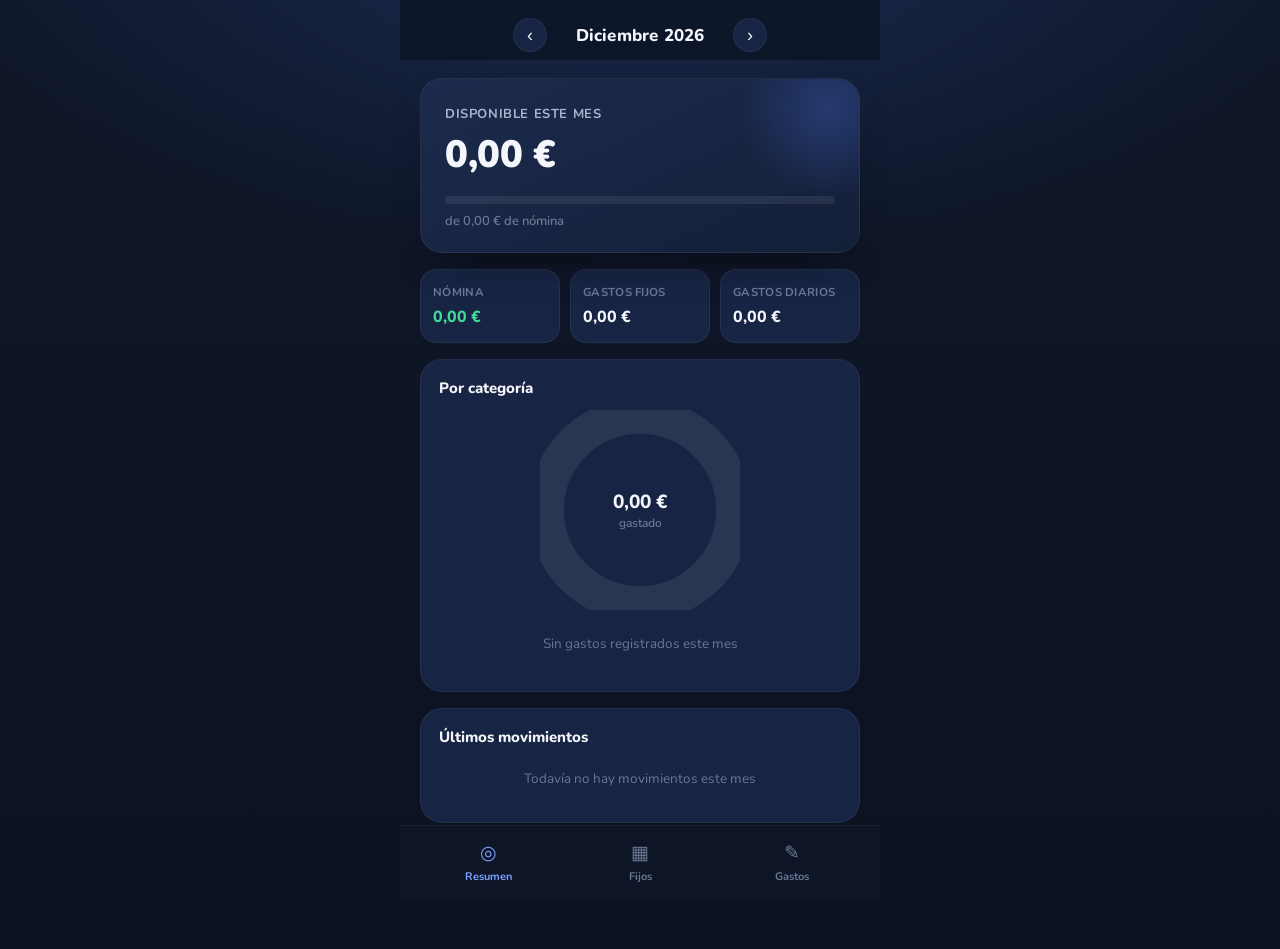
<file: index.html>
<!DOCTYPE html>
<html lang="es">
<head>
<meta charset="UTF-8">
<meta name="viewport" content="width=device-width, initial-scale=1.0, viewport-fit=cover">
<meta name="theme-color" content="#0f1729">
<title>MisGastos</title>
<link rel="manifest" href="manifest.json">
<link rel="apple-touch-icon" href="icons/icon-192.png">
<link rel="icon" href="icons/icon-192.png">
<link rel="preconnect" href="https://fonts.googleapis.com">
<link rel="preconnect" href="https://fonts.gstatic.com" crossorigin>
<link href="https://fonts.googleapis.com/css2?family=Nunito:wght@400;600;700;800;900&display=swap" rel="stylesheet">
<link rel="stylesheet" href="styles.css">
</head>
<body>

<div class="app">

  <!-- HEADER -->
  <header class="topbar">
    <div class="month-switch">
      <button id="prevMonth" class="icon-btn" aria-label="Mes anterior">‹</button>
      <div class="month-label" id="monthLabel">Agosto 2026</div>
      <button id="nextMonth" class="icon-btn" aria-label="Mes siguiente">›</button>
    </div>
  </header>

  <main id="views">

    <!-- RESUMEN -->
    <section class="view" id="view-resumen">

      <div class="balance-card">
        <div class="balance-eyebrow">Disponible este mes</div>
        <div class="balance-amount" id="balanceAmount">0,00 €</div>
        <div class="balance-bar">
          <div class="balance-bar-fill" id="balanceBarFill"></div>
        </div>
        <div class="balance-sub" id="balanceSub">de 0,00 € de nómina</div>
      </div>

      <div class="stat-row">
        <div class="stat-card">
          <div class="stat-label">Nómina</div>
          <div class="stat-value income" id="statNomina">0,00 €</div>
        </div>
        <div class="stat-card">
          <div class="stat-label">Gastos fijos</div>
          <div class="stat-value expense" id="statFijos">0,00 €</div>
        </div>
        <div class="stat-card">
          <div class="stat-label">Gastos diarios</div>
          <div class="stat-value expense" id="statDiarios">0,00 €</div>
        </div>
      </div>

      <div class="panel">
        <div class="panel-header">
          <h2>Por categoría</h2>
        </div>
        <div class="donut-wrap">
          <canvas id="donutChart" width="200" height="200"></canvas>
          <div class="donut-center">
            <div class="donut-center-value" id="donutTotal">0,00 €</div>
            <div class="donut-center-label">gastado</div>
          </div>
        </div>
        <div class="legend" id="categoryLegend"></div>
      </div>

      <div class="panel">
        <div class="panel-header">
          <h2>Últimos movimientos</h2>
        </div>
        <div id="recentList" class="movement-list"></div>
      </div>

    </section>

    <!-- FIJOS -->
    <section class="view hidden" id="view-fijos">
      <div class="panel">
        <div class="panel-header">
          <h2>Nómina del mes</h2>
        </div>
        <div class="nomina-row">
          <input type="number" id="nominaInput" inputmode="decimal" placeholder="0,00" step="0.01">
          <span class="currency-suffix">€</span>
        </div>
      </div>

      <div class="panel">
        <div class="panel-header">
          <h2>Gastos fijos</h2>
          <span class="panel-total" id="fijosTotalLabel">0,00 €</span>
        </div>
        <div id="fixedList" class="item-list"></div>
        <div class="empty-state hidden" id="fixedEmpty">
          Todavía no tienes gastos fijos este mes. Añade el alquiler, la luz, el gimnasio o cualquier gasto recurrente.
        </div>
      </div>

      <button class="fab" id="addFixedBtn" aria-label="Añadir gasto fijo">+</button>
    </section>

    <!-- GASTOS -->
    <section class="view hidden" id="view-gastos">
      <div class="panel">
        <div class="panel-header">
          <h2>Gastos del día a día</h2>
          <span class="panel-total" id="gastosTotalLabel">0,00 €</span>
        </div>
        <div id="dailyList" class="item-list grouped"></div>
        <div class="empty-state hidden" id="dailyEmpty">
          Todavía no has apuntado ningún gasto este mes. Pulsa el botón + para añadir el primero.
        </div>
      </div>

      <button class="fab" id="addDailyBtn" aria-label="Añadir gasto">+</button>
    </section>

  </main>

  <nav class="tabbar">
    <button class="tab active" data-view="resumen">
      <span class="tab-icon">◎</span>
      <span class="tab-text">Resumen</span>
    </button>
    <button class="tab" data-view="fijos">
      <span class="tab-icon">▦</span>
      <span class="tab-text">Fijos</span>
    </button>
    <button class="tab" data-view="gastos">
      <span class="tab-icon">✎</span>
      <span class="tab-text">Gastos</span>
    </button>
  </nav>

</div>

<!-- MODAL: Añadir/editar gasto -->
<div class="modal-backdrop hidden" id="modalBackdrop">
  <div class="modal">
    <div class="modal-header">
      <h3 id="modalTitle">Nuevo gasto</h3>
      <button class="icon-btn" id="modalClose" aria-label="Cerrar">✕</button>
    </div>
    <div class="modal-body">
      <label class="field-label">Concepto</label>
      <input type="text" id="modalName" placeholder="Ej. Supermercado">

      <label class="field-label">Importe</label>
      <div class="nomina-row">
        <input type="number" id="modalAmount" inputmode="decimal" placeholder="0,00" step="0.01">
        <span class="currency-suffix">€</span>
      </div>

      <label class="field-label">Categoría</label>
      <div class="category-grid" id="categoryGrid"></div>

      <div id="modalDateWrap">
        <label class="field-label">Fecha</label>
        <input type="date" id="modalDate">
      </div>
    </div>
    <div class="modal-footer">
      <button class="btn-secondary hidden" id="modalDelete">Eliminar</button>
      <button class="btn-primary" id="modalSave">Guardar</button>
    </div>
  </div>
</div>

<script src="app.js"></script>
</body>
</html>
</file>
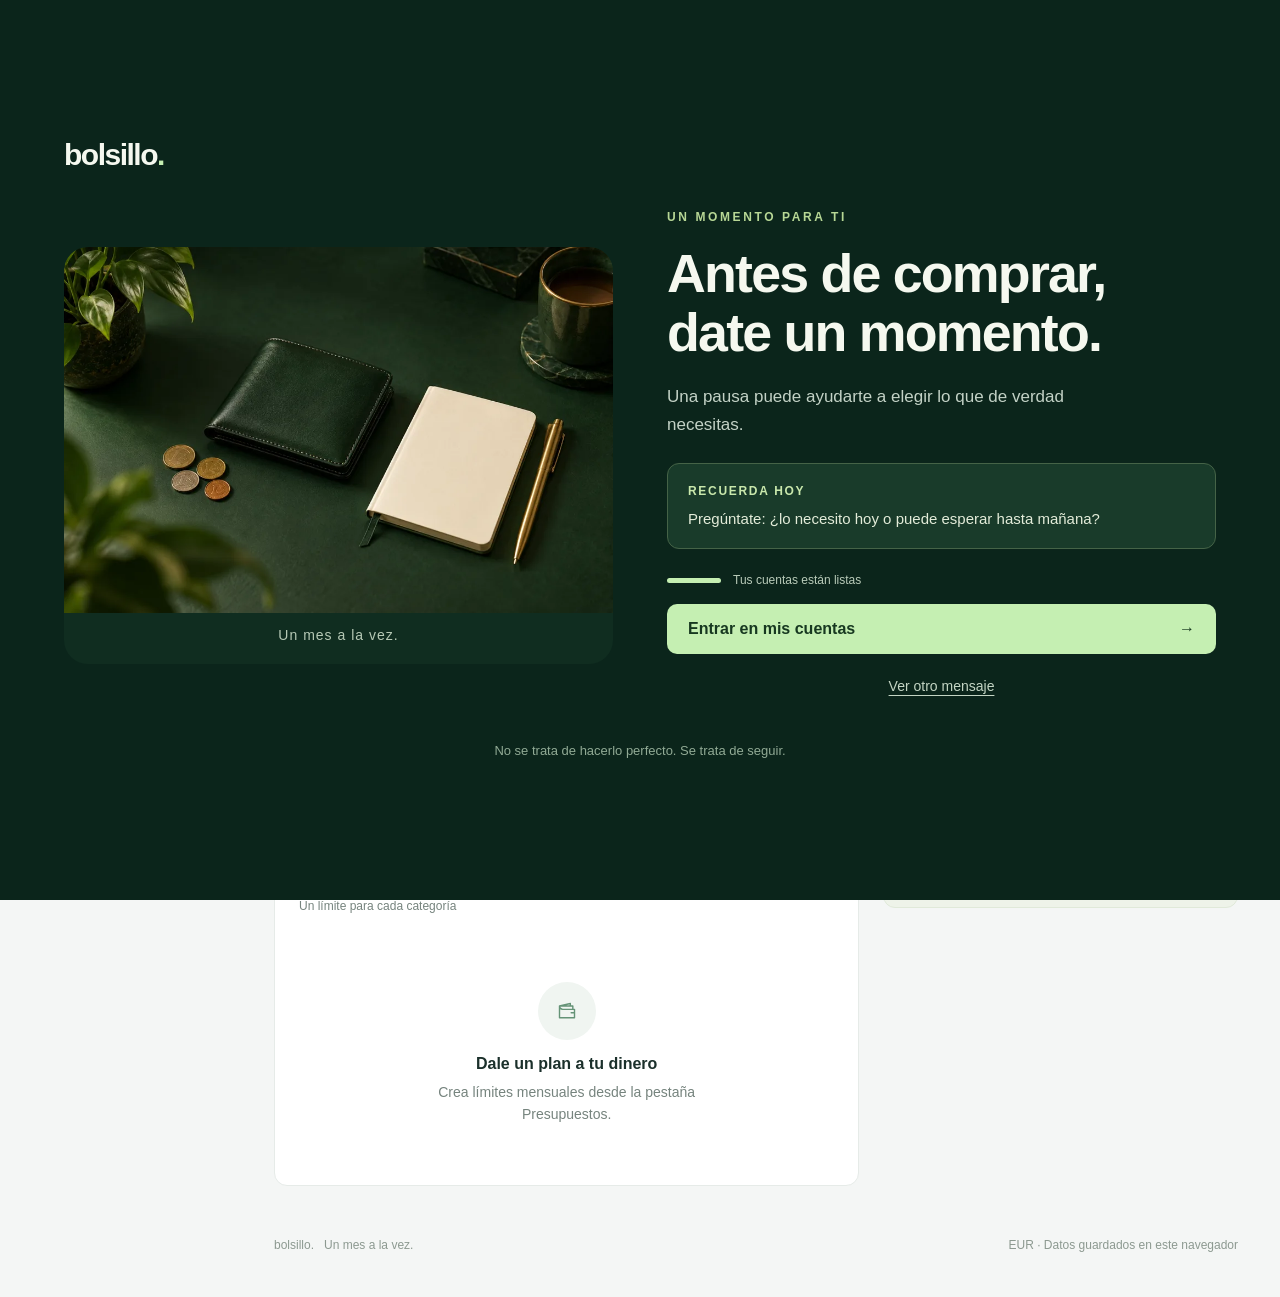
<file: bolsillo/index.html>
<!doctype html><html lang="es"><head><meta charset="UTF-8"><meta name="viewport" content="width=device-width, initial-scale=1"><meta name="theme-color" content="#112c26"><meta name="description" content="Tu control financiero mensual: saldo, gastos y presupuestos."><link rel="manifest" href="./manifest.webmanifest"><link rel="icon" href="./icon.svg"><link rel="apple-touch-icon" href="./icon-192.png"><link rel="stylesheet" href="./styles.css"><title>Bolsillo · Finanzas personales</title></head><body class="welcome-open"><section id="welcome" class="welcome" aria-labelledby="welcome-title"><div class="welcome-inner"><div class="welcome-brand">bolsillo<span>.</span></div><div class="welcome-grid"><div class="welcome-art"><img id="welcome-image" src="./welcome.webp" width="1000" height="667" alt="Un pequeño tarro de ahorro con monedas y un brote verde" fetchpriority="high"><span class="welcome-art-caption">Un mes a la vez.</span></div><div class="welcome-copy"><span class="welcome-eyebrow">UN MOMENTO PARA TI</span><h1 id="welcome-title">Cada pequeño ahorro cuenta.</h1><p id="welcome-message">No necesitas empezar a lo grande. Un poco de constancia también construye tranquilidad.</p><div class="welcome-reminder"><span>RECUERDA HOY</span><p id="welcome-tip">Revisa tu presupuesto antes de gastar y deja un espacio para tu ahorro.</p></div><div class="welcome-load" role="status"><progress id="welcome-progress" aria-label="Cargando la aplicación"></progress><span id="welcome-status">Preparando tus cuentas…</span></div><button id="welcome-enter" class="welcome-enter" disabled>Entrar en mis cuentas <span aria-hidden="true">→</span></button><button id="welcome-next" class="welcome-next">Ver otro mensaje</button></div></div><p class="welcome-foot">No se trata de hacerlo perfecto. Se trata de seguir.</p></div></section><noscript>Activa JavaScript para utilizar Bolsillo.</noscript><div id="app" inert></div><div id="toast" role="status" aria-live="polite"></div><dialog id="modal"></dialog><script src="./welcome.js" defer></script><script type="module" src="./app.js"></script></body></html>
</file>
<file: styles.css>
:root{
  --bg-0:#0b1220;
  --bg-1:#0f1729;
  --bg-2:#141f38;
  --card:#182444;
  --card-2:#1c2b4d;
  --border:rgba(255,255,255,0.06);
  --text-0:#f4f6fb;
  --text-1:#aab4cc;
  --text-2:#6b7794;
  --accent:#4f7cff;
  --accent-2:#7aa2ff;
  --green:#3ddc97;
  --red:#ff6b6b;
  --amber:#ffb454;
  --purple:#b58cff;
  --radius-lg:22px;
  --radius-md:16px;
  --radius-sm:12px;
  --safe-bottom: env(safe-area-inset-bottom, 0px);
}

*{box-sizing:border-box;}
html,body{margin:0;padding:0;}
body{
  font-family:'Nunito',-apple-system,BlinkMacSystemFont,sans-serif;
  background:
    radial-gradient(1200px 600px at 50% -10%, #1c2b52 0%, transparent 60%),
    linear-gradient(180deg, var(--bg-1) 0%, var(--bg-0) 100%);
  color:var(--text-0);
  min-height:100vh;
  -webkit-tap-highlight-color: transparent;
  overscroll-behavior:none;
}

.app{
  max-width:480px;
  margin:0 auto;
  min-height:100vh;
  display:flex;
  flex-direction:column;
  position:relative;
}

/* HEADER */
.topbar{
  padding:18px 20px 8px;
  position:sticky;
  top:0;
  z-index:10;
  backdrop-filter:blur(14px);
  background:rgba(11,18,32,0.72);
}
.month-switch{
  display:flex;
  align-items:center;
  justify-content:center;
  gap:18px;
}
.month-label{
  font-weight:800;
  font-size:17px;
  letter-spacing:0.2px;
  min-width:150px;
  text-align:center;
  text-transform:capitalize;
}
.icon-btn{
  background:var(--card);
  border:1px solid var(--border);
  color:var(--text-0);
  width:34px;
  height:34px;
  border-radius:50%;
  font-size:18px;
  display:flex;
  align-items:center;
  justify-content:center;
  cursor:pointer;
}
.icon-btn:active{transform:scale(0.92);}

/* MAIN */
main{
  flex:1;
  padding:8px 20px 110px;
}
.view.hidden{display:none;}

/* BALANCE CARD */
.balance-card{
  background:
    linear-gradient(155deg, var(--card-2) 0%, var(--bg-2) 100%);
  border:1px solid var(--border);
  border-radius:var(--radius-lg);
  padding:26px 24px 22px;
  margin:10px 0 16px;
  box-shadow:0 20px 40px -20px rgba(0,0,0,0.6);
  position:relative;
  overflow:hidden;
}
.balance-card::after{
  content:"";
  position:absolute;
  top:-60px; right:-60px;
  width:180px; height:180px;
  border-radius:50%;
  background:radial-gradient(circle, rgba(79,124,255,0.25), transparent 70%);
}
.balance-eyebrow{
  font-size:13px;
  color:var(--text-1);
  font-weight:700;
  text-transform:uppercase;
  letter-spacing:0.6px;
}
.balance-amount{
  font-size:38px;
  font-weight:900;
  margin-top:6px;
  letter-spacing:-0.5px;
}
.balance-bar{
  height:8px;
  background:rgba(255,255,255,0.08);
  border-radius:6px;
  margin-top:16px;
  overflow:hidden;
}
.balance-bar-fill{
  height:100%;
  border-radius:6px;
  background:linear-gradient(90deg, var(--green), var(--accent-2));
  width:0%;
  transition:width 0.4s ease;
}
.balance-sub{
  margin-top:8px;
  font-size:13px;
  color:var(--text-2);
  font-weight:600;
}

/* STAT ROW */
.stat-row{
  display:grid;
  grid-template-columns:1fr 1fr 1fr;
  gap:10px;
  margin-bottom:16px;
}
.stat-card{
  background:var(--card);
  border:1px solid var(--border);
  border-radius:var(--radius-md);
  padding:14px 12px;
}
.stat-label{
  font-size:11.5px;
  color:var(--text-2);
  font-weight:700;
  text-transform:uppercase;
  letter-spacing:0.3px;
}
.stat-value{
  font-size:16px;
  font-weight:800;
  margin-top:6px;
}
.stat-value.income{color:var(--green);}
.stat-value.expense{color:var(--text-0);}

/* PANEL */
.panel{
  background:var(--card);
  border:1px solid var(--border);
  border-radius:var(--radius-lg);
  padding:18px 18px 8px;
  margin-bottom:16px;
}
.panel-header{
  display:flex;
  align-items:center;
  justify-content:space-between;
  margin-bottom:12px;
}
.panel-header h2{
  font-size:15px;
  font-weight:800;
  margin:0;
}
.panel-total{
  font-weight:800;
  color:var(--accent-2);
  font-size:14px;
}

/* DONUT */
.donut-wrap{
  position:relative;
  width:200px;
  height:200px;
  margin:6px auto 14px;
}
.donut-center{
  position:absolute;
  top:0;left:0;right:0;bottom:0;
  display:flex;
  flex-direction:column;
  align-items:center;
  justify-content:center;
}
.donut-center-value{font-size:19px;font-weight:800;}
.donut-center-label{font-size:12px;color:var(--text-2);font-weight:600;}

.legend{
  display:flex;
  flex-direction:column;
  gap:10px;
  padding-bottom:14px;
}
.legend-item{
  display:flex;
  align-items:center;
  gap:10px;
  font-size:13.5px;
}
.legend-dot{
  width:10px;height:10px;border-radius:50%;flex-shrink:0;
}
.legend-name{flex:1;color:var(--text-1);font-weight:600;}
.legend-amount{font-weight:800;}
.legend-empty{
  color:var(--text-2);
  font-size:13.5px;
  text-align:center;
  padding:10px 0 16px;
}

/* MOVEMENT LIST (resumen) */
.movement-list{padding-bottom:10px;}
.movement-item{
  display:flex;
  align-items:center;
  gap:12px;
  padding:10px 0;
  border-bottom:1px solid var(--border);
}
.movement-item:last-child{border-bottom:none;}
.movement-icon{
  width:38px;height:38px;
  border-radius:12px;
  display:flex;align-items:center;justify-content:center;
  font-size:16px;
  flex-shrink:0;
}
.movement-info{flex:1;min-width:0;}
.movement-name{font-weight:700;font-size:14px;}
.movement-date{font-size:12px;color:var(--text-2);margin-top:1px;}
.movement-amount{font-weight:800;font-size:14px;color:var(--red);white-space:nowrap;}

/* NOMINA INPUT */
.nomina-row{
  display:flex;
  align-items:center;
  background:var(--bg-1);
  border:1px solid var(--border);
  border-radius:var(--radius-sm);
  padding:2px 16px;
  margin-bottom:14px;
}
.nomina-row input{
  flex:1;
  background:transparent;
  border:none;
  outline:none;
  color:var(--text-0);
  font-size:20px;
  font-weight:800;
  font-family:'Nunito',sans-serif;
  padding:12px 0;
  min-width:0;
}
.currency-suffix{color:var(--text-2);font-weight:700;}

/* ITEM LISTS (fijos / gastos) */
.item-list{padding-bottom:6px;}
.item-row{
  display:flex;
  align-items:center;
  gap:12px;
  padding:12px 0;
  border-bottom:1px solid var(--border);
  cursor:pointer;
}
.item-row:last-child{border-bottom:none;}
.item-icon{
  width:40px;height:40px;
  border-radius:12px;
  display:flex;align-items:center;justify-content:center;
  font-size:17px;
  flex-shrink:0;
}
.item-info{flex:1;min-width:0;}
.item-name{font-weight:700;font-size:14.5px;}
.item-sub{font-size:12px;color:var(--text-2);margin-top:1px;}
.item-amount{font-weight:800;font-size:15px;}

.day-group-label{
  font-size:11.5px;
  font-weight:800;
  color:var(--text-2);
  text-transform:uppercase;
  letter-spacing:0.4px;
  margin:14px 0 4px;
}
.day-group-label:first-child{margin-top:2px;}

.empty-state{
  color:var(--text-2);
  font-size:13.5px;
  line-height:1.5;
  text-align:center;
  padding:20px 10px 22px;
}
.empty-state.hidden{display:none;}

/* FAB */
.fab{
  position:fixed;
  bottom:calc(96px + var(--safe-bottom));
  right:24px;
  width:56px;height:56px;
  border-radius:50%;
  background:linear-gradient(155deg, var(--accent-2), var(--accent));
  border:none;
  color:white;
  font-size:28px;
  font-weight:700;
  box-shadow:0 12px 24px -8px rgba(79,124,255,0.6);
  display:flex;align-items:center;justify-content:center;
  cursor:pointer;
  z-index:20;
  max-width:480px;
}
.fab:active{transform:scale(0.94);}

/* TAB BAR */
.tabbar{
  position:fixed;
  bottom:0;
  left:0;right:0;
  max-width:480px;
  margin:0 auto;
  display:flex;
  background:rgba(15,23,41,0.9);
  backdrop-filter:blur(16px);
  border-top:1px solid var(--border);
  padding:8px 12px calc(10px + var(--safe-bottom));
  z-index:15;
}
.tab{
  flex:1;
  background:none;
  border:none;
  color:var(--text-2);
  display:flex;
  flex-direction:column;
  align-items:center;
  gap:3px;
  padding:6px 0;
  cursor:pointer;
  font-family:'Nunito',sans-serif;
}
.tab-icon{font-size:19px;}
.tab-text{font-size:11px;font-weight:700;}
.tab.active{color:var(--accent-2);}

/* MODAL */
.modal-backdrop{
  position:fixed;
  inset:0;
  background:rgba(5,8,16,0.65);
  backdrop-filter:blur(4px);
  display:flex;
  align-items:flex-end;
  justify-content:center;
  z-index:30;
}
.modal-backdrop.hidden{display:none;}
.modal{
  background:var(--bg-2);
  border:1px solid var(--border);
  border-radius:24px 24px 0 0;
  width:100%;
  max-width:480px;
  padding:8px 22px calc(22px + var(--safe-bottom));
  max-height:88vh;
  overflow-y:auto;
  animation:slideUp 0.22s ease;
}
@keyframes slideUp{
  from{transform:translateY(24px); opacity:0;}
  to{transform:translateY(0); opacity:1;}
}
.modal-header{
  display:flex;
  align-items:center;
  justify-content:space-between;
  padding:14px 0 6px;
}
.modal-header h3{font-size:17px;font-weight:800;margin:0;}
.modal-body input[type="text"], .modal-body input[type="date"]{
  width:100%;
  background:var(--bg-1);
  border:1px solid var(--border);
  border-radius:var(--radius-sm);
  color:var(--text-0);
  font-family:'Nunito',sans-serif;
  font-size:15px;
  font-weight:600;
  padding:12px 14px;
  margin-bottom:14px;
  outline:none;
}
.field-label{
  display:block;
  font-size:12.5px;
  font-weight:700;
  color:var(--text-2);
  text-transform:uppercase;
  letter-spacing:0.3px;
  margin-bottom:6px;
}
.category-grid{
  display:grid;
  grid-template-columns:repeat(4, 1fr);
  gap:10px;
  margin-bottom:16px;
}
.category-chip{
  display:flex;
  flex-direction:column;
  align-items:center;
  gap:5px;
  padding:10px 4px;
  border-radius:var(--radius-sm);
  border:1.5px solid var(--border);
  background:var(--bg-1);
  cursor:pointer;
}
.category-chip.selected{
  border-color:var(--accent-2);
  background:rgba(79,124,255,0.14);
}
.category-chip .cat-icon{
  width:30px;height:30px;
  border-radius:10px;
  display:flex;align-items:center;justify-content:center;
  font-size:14px;
}
.category-chip .cat-name{font-size:10.5px;font-weight:700;color:var(--text-1);text-align:center;}

.modal-footer{
  display:flex;
  gap:10px;
  margin-top:6px;
}
.btn-primary, .btn-secondary{
  flex:1;
  border:none;
  border-radius:var(--radius-sm);
  padding:14px;
  font-family:'Nunito',sans-serif;
  font-weight:800;
  font-size:14.5px;
  cursor:pointer;
}
.btn-primary{
  background:linear-gradient(155deg, var(--accent-2), var(--accent));
  color:white;
}
.btn-secondary{
  background:rgba(255,107,107,0.12);
  color:var(--red);
}
.btn-secondary.hidden{display:none;}
.btn-primary:active, .btn-secondary:active{transform:scale(0.97);}
</file>
<file: bolsillo/styles.css>
:root{font-family:Inter,ui-sans-serif,-apple-system,BlinkMacSystemFont,"Segoe UI",sans-serif;color:#1b302b;background:#f4f6f5;font-synthesis:none;font-size:16px;--green:#216b52;--muted:#76847e;--line:#e6ebe8}*{box-sizing:border-box}body{margin:0}button,input,select{font:inherit}button{cursor:pointer}button:disabled{cursor:default;opacity:.45}button,a,input,select{outline-offset:4px}button:focus-visible,a:focus-visible{outline:3px solid #5eac87}button{border:0;background:none;color:inherit}svg{width:20px;height:20px;stroke:currentColor;stroke-width:1.7;fill:none;stroke-linecap:round;stroke-linejoin:round;flex-shrink:0}.shell{display:grid;grid-template-columns:232px 1fr;min-height:100vh}.sidebar{background:#112c26;color:#b0c1b9;padding:36px 22px;display:flex;flex-direction:column;position:fixed;width:232px;height:100dvh}.brand{display:flex;align-items:center;gap:11px;color:white;font-size:25px;font-weight:700;letter-spacing:-1px;padding:0 9px}.brandmark{background:#c5efb2;color:#143d2b;border-radius:12px;width:37px;height:37px;display:grid;place-items:center}.brandmark svg{width:24px;height:24px}.brand-sub{font-size:12px;letter-spacing:2px;text-transform:uppercase;margin:12px 0 44px 10px;color:#91a89e}.nav-label{font-size:12px;letter-spacing:1.5px;margin:0 13px 12px;color:#79958a}.nav{display:grid;gap:7px}.nav button{text-align:left;display:flex;align-items:center;gap:13px;padding:15px;border-radius:9px;font-size:14px;font-weight:500}.nav button:hover{background:#1b3a31}.nav button.active{background:#25473a;color:#daf6ca}.sidebar-bottom{margin-top:auto}.local-note{border-top:1px solid #355047;margin-top:20px;padding:23px 10px 0;font-size:12px;line-height:1.6;color:#91aaa0}.local-note b{color:#d8e4dc;font-weight:500;display:block;font-size:14px;margin-bottom:4px}.user{display:flex;align-items:center;gap:10px;margin-top:25px;padding:0 10px;color:#e4eee8;font-size:14px}.avatar{width:34px;height:34px;border-radius:50%;display:grid;place-items:center;background:#375a48;color:#d1eabf}.main{grid-column:2;min-width:0}.topbar{height:83px;background:#fff;border-bottom:1px solid var(--line);display:flex;align-items:center;justify-content:space-between;padding:0 42px;font-size:14px}.breadcrumb{color:var(--muted)}.breadcrumb span{color:#20362d;margin-left:10px}.tools{display:flex;gap:10px}.outline{border:1px solid #dce4df;border-radius:8px;background:#fff;padding:10px 15px;font-size:14px;display:inline-flex;align-items:center;justify-content:center;gap:8px}.outline:hover{background:#f0f5f1}.page{padding:35px 42px 45px;max-width:1550px;margin:auto}.heading{display:flex;align-items:center;justify-content:space-between;gap:20px;margin-bottom:27px}h1{font-size:30px;letter-spacing:-1px;margin:0 0 8px;line-height:1.2}p{margin:0;color:var(--muted);line-height:1.6;font-size:14px}.primary{background:#256a51;color:#fff;border-radius:8px;padding:12px 18px;display:inline-flex;justify-content:center;align-items:center;gap:9px;font-size:14px;font-weight:600}.primary:hover{background:#174d39}.monthbar{display:flex;justify-content:space-between;align-items:center;margin-bottom:23px;gap:12px}.monthswitch{display:flex;align-items:center;gap:7px}.monthswitch input{border:0;background:transparent;font-size:16px;font-weight:600;max-width:185px;color:#233c30;padding:8px}.iconbtn{display:inline-flex;align-items:center;justify-content:center;width:34px;height:34px;border:1px solid #dfe6e1;border-radius:7px;background:white}.small{font-size:12px;color:var(--muted)}.chip{font-size:12px;background:#e6f1e8;color:#377346;border-radius:5px;padding:6px 9px}.stats{display:grid;grid-template-columns:1.4fr 1fr 1fr;gap:18px;margin-bottom:25px}.stat{background:#fff;border:1px solid var(--line);border-radius:13px;padding:23px 25px;min-width:0}.stat.featured{background:#173e30;border-color:#173e30;color:white;position:relative;overflow:hidden}.stat-top{display:flex;justify-content:space-between;align-items:center;font-size:14px;color:#64776b;margin-bottom:14px}.featured .stat-top{color:#ccdfce}.stat-value{font-size:32px;letter-spacing:-1px;font-weight:650;white-space:nowrap;font-variant-numeric:tabular-nums}.featured .stat-value{font-size:38px}.stat-bottom{font-size:12px;margin-top:14px;display:flex;gap:6px;align-items:center;color:#7b8b81}.featured .stat-bottom{color:#c7decd}.textbtn{text-decoration:underline;text-underline-offset:3px;font-size:12px;padding:0}.layout{display:grid;grid-template-columns:minmax(0,1.65fr) minmax(280px,1fr);gap:24px}.panel{background:#fff;border:1px solid var(--line);border-radius:13px;overflow:hidden;margin-bottom:24px}.panel-head{padding:23px 24px;display:flex;justify-content:space-between;align-items:center;gap:12px}.panel-head h2{font-size:17px;font-weight:600;margin:0;letter-spacing:-.3px}.panel-head p{margin-top:5px;font-size:12px}.link{color:#367253;font-size:13px;font-weight:600;display:inline-flex;align-items:center;gap:6px}.empty{padding:42px 24px;text-align:center}.empty-symbol{margin:0 auto 15px;border-radius:50%;background:#f0f5f1;display:grid;place-items:center;width:58px;height:58px;color:#659377}.empty h3{font-size:16px;margin:0 0 8px}.empty p{max-width:280px;margin:0 auto 18px}.table{width:100%;border-collapse:collapse;text-align:left;font-size:14px}.table th{font-size:12px;font-weight:500;color:#819087;background:#f8faf8;padding:12px 24px;border-block:1px solid #edf0ed}.table td{padding:16px 24px;border-bottom:1px solid #eff2ef}.table tr:last-child td{border-bottom:0}.table .right{text-align:right;white-space:nowrap}.tx-name{display:flex;gap:12px;align-items:center}.cat-icon{width:38px;height:38px;border-radius:10px;display:inline-grid;place-items:center;flex-shrink:0;background:color-mix(in srgb,var(--cat) 12%,white);color:var(--cat)}.tx-title{font-weight:500;overflow-wrap:anywhere}.tx-sub{font-size:12px;color:var(--muted);margin-top:5px}.amount{font-weight:600;font-variant-numeric:tabular-nums}.income{color:#278660}.red{color:#b94343!important}.chart-wrap{padding:6px 24px 25px}.donut{width:165px;height:165px;border-radius:50%;margin:3px auto 24px;display:grid;place-items:center;background:#edf2ee}.donut-hole{width:129px;height:129px;border-radius:50%;background:#fff;display:flex;flex-direction:column;align-items:center;justify-content:center}.donut-hole strong{font-size:21px;letter-spacing:-.7px;margin-top:5px}.legend-row{display:flex;justify-content:space-between;align-items:center;gap:10px;font-size:13px;margin-top:12px}.dot{display:inline-block;width:8px;height:8px;border-radius:3px;margin-right:8px}.progress{height:6px;background:#edf1ed;border-radius:9px;overflow:hidden;margin:12px 0 7px}.progress span{display:block;height:100%;border-radius:9px;background:#478466}.budget-mini{padding:0 24px 19px}.budget-mini-row{margin-bottom:20px}.row-between{display:flex;justify-content:space-between;align-items:center;gap:10px;font-size:14px}.help-card{padding:20px 24px;background:#eef3e9;border:1px solid #e0e9d9;border-radius:12px;display:flex;gap:14px}.help-card svg{color:#6b8755}.help-card strong{font-size:14px}.help-card p{font-size:12px;margin-top:5px;color:#6f7e66}.footer{margin-top:28px;font-size:12px;color:#8c9990;display:flex;justify-content:space-between;gap:15px}.budget-grid{display:grid;grid-template-columns:repeat(2,minmax(0,1fr));gap:18px}.budget-card{background:#fff;border:1px solid var(--line);border-radius:12px;padding:23px}.budget-card h3{font-size:15px;margin:0}.budget-card .budget-values{display:flex;align-items:baseline;justify-content:space-between;margin-top:24px;font-size:14px;color:var(--muted)}.budget-values strong{font-size:23px;color:#223d2e;letter-spacing:-.7px}.filters{display:flex;gap:10px;flex-wrap:wrap;padding:0 24px 20px}.filters select,.filters input{padding:10px 12px;border:1px solid #dde5df;border-radius:7px;min-width:0;background:#fff;color:#3c5447;font-size:14px}.filters input{flex:1}.settings-row{display:flex;align-items:center;justify-content:space-between;gap:24px;padding:22px 24px;border-top:1px solid var(--line)}.settings-row h3{font-size:15px;margin:0 0 6px}dialog{border:0;border-radius:16px;padding:0;width:min(480px,calc(100% - 28px));box-shadow:0 25px 100px #09241433;color:#20382b}dialog::backdrop{background:#0b251d88;backdrop-filter:blur(3px)}.dialog-head{display:flex;justify-content:space-between;align-items:center;padding:24px 25px 10px}.dialog-head h2{font-size:21px;margin:0}.dialog-body{padding:10px 25px 25px}.dialog-body label{display:block;font-size:14px;font-weight:500;margin:18px 0 8px}.dialog-body input,.dialog-body select{width:100%;border:1px solid #d8e1da;border-radius:8px;padding:12px;background:white;color:#233d2d;min-width:0}.form-grid{display:grid;grid-template-columns:1fr 1fr;gap:15px}.dialog-actions{display:flex;gap:10px;justify-content:flex-end;margin-top:25px;flex-wrap:wrap}.dialog-error{color:#b94343;font-size:14px;margin-top:15px}.segmented{display:flex;padding:4px;background:#f0f4f1;border-radius:8px;gap:5px;margin-top:10px}.segmented button{flex:1;padding:9px;border-radius:5px;font-size:14px}.segmented button.active{background:white;box-shadow:0 2px 5px #183c2412;color:#246e4b;font-weight:600}#toast{position:fixed;bottom:28px;left:50%;transform:translateX(-50%);padding:13px 22px;background:#1a3b2d;color:#fff;border-radius:10px;box-shadow:0 8px 30px #163b2822;z-index:10;font-size:14px;display:none;max-width:90vw}.mobile-brand{display:none}.budget-banner{margin-bottom:24px}.negative-note{background:#fff0eb;padding:13px 18px;border-radius:8px;color:#a43b2d;font-size:14px;margin-bottom:20px}.inline-buttons{display:flex;gap:7px;flex-wrap:wrap}.hidden{display:none!important}input[type=month]::-webkit-calendar-picker-indicator{opacity:.5}
@media(min-width:1500px){.page{padding-top:45px}.stats{gap:24px}.stat{padding:27px}.stat-value{font-size:37px}.featured .stat-value{font-size:44px}}
@media(max-width:1100px){.sidebar{width:195px;padding:30px 15px}.shell{grid-template-columns:195px 1fr}.page{padding:28px 25px}.topbar{padding:0 25px}.stats{gap:12px}.stat{padding:19px 17px}.stat-value,.featured .stat-value{font-size:28px}.layout{gap:18px;grid-template-columns:minmax(0,1.3fr) minmax(250px,1fr)}.table td,.table th{padding:14px 17px}.table .date-col{display:none}}
@media(max-width:760px){.shell{display:block}.sidebar{z-index:5;width:100%;height:auto;inset:auto 0 0;padding:7px 8px calc(7px + env(safe-area-inset-bottom));border-top:1px solid #e1e8e2;background:white;color:#819086}.sidebar>.brand,.brand-sub,.nav-label,.sidebar-bottom{display:none}.nav{display:flex;justify-content:space-around;gap:0}.nav button{padding:9px 5px;flex-direction:column;gap:5px;font-size:12px;flex:1}.nav button.active{background:#eef5ec;color:#22643e}.nav button:hover{background:#eef5ec}.nav svg{width:21px;height:21px}.topbar{height:67px;padding:0 20px}.breadcrumb{display:none}.mobile-brand{display:flex;color:#214a35;font-size:22px;padding:0}.mobile-brand .brandmark{width:31px;height:31px;border-radius:8px}.topbar .outline{padding:8px 11px;font-size:12px}.page{padding:26px 18px 108px}.heading{align-items:flex-start;margin-bottom:24px;gap:12px}h1{font-size:25px}.heading p{font-size:12px}.heading>.primary{font-size:12px;padding:11px;white-space:nowrap}.heading>.primary svg{width:17px}.monthswitch{gap:4px}.monthswitch input{font-size:14px;width:163px;padding:5px}.monthbar>.small{display:none}.stats{grid-template-columns:1fr 1fr;gap:12px}.stat.featured{grid-column:span 2;padding:22px}.stat.featured .stat-value{font-size:38px}.stat{padding:17px}.stat-top{font-size:12px;margin-bottom:10px}.stat-top svg{width:17px}.stat-value{font-size:25px}.stat-bottom{font-size:12px;margin-top:11px}.layout{display:flex;flex-direction:column;gap:0}.panel-head{padding:20px}.table th,.table td{padding:13px 17px}.panel-head h2{font-size:16px}.table .category-col{display:none}.table{font-size:13px}.budget-grid{grid-template-columns:1fr}.budget-card{padding:20px}.footer{font-size:12px;flex-direction:column}.settings-row{flex-direction:column;align-items:flex-start;gap:12px}.filters{padding:0 17px 17px}.filters input{width:100%;flex-basis:100%}.filters select{flex:1}.heading .inline-buttons{justify-content:flex-end}.heading .inline-buttons .outline{font-size:12px;padding:9px}.budget-banner{padding:16px}.donut{width:155px;height:155px}.donut-hole{width:121px;height:121px}#toast{bottom:90px;width:max-content}.tx-name{gap:8px}.tx-name .cat-icon{width:32px;height:32px}.tx-name svg{width:17px}.table .action-cell{padding-left:0;width:40px}}
@media(prefers-reduced-motion:no-preference){.panel,.stat,.budget-card{animation:appear .25s ease-out}@keyframes appear{from{opacity:.4;transform:translateY(5px)}to{opacity:1;transform:none}}}

body.welcome-open{overflow:hidden}.welcome{position:fixed;inset:0;z-index:30;overflow:auto;background:#0b251b;color:#f5f8ef;padding:32px max(24px,5vw);min-height:100dvh}.welcome[hidden]{display:none}.welcome-inner{max-width:1180px;margin:auto;min-height:calc(100dvh - 64px);display:flex;flex-direction:column;justify-content:center}.welcome-brand{font-size:30px;font-weight:700;letter-spacing:-1.5px;margin-bottom:35px}.welcome-brand span{color:#c5efb2}.welcome-grid{display:grid;grid-template-columns:1fr 1fr;gap:54px;align-items:center}.welcome-art{position:relative;min-width:0;overflow:hidden;border-radius:24px;background:#102d20}.welcome-art img{display:block;width:100%;height:auto;aspect-ratio:3/2;object-fit:cover}.welcome-art-caption{display:block;text-align:center;padding:14px 20px 21px;color:#b6c9b5;font-size:14px;letter-spacing:1px}.welcome-eyebrow{font-size:12px;letter-spacing:2.6px;font-weight:600;color:#b7d795}.welcome-copy h1{font-size:clamp(34px,4.2vw,58px);line-height:1.09;letter-spacing:-1.8px;margin:19px 0 22px;text-wrap:balance}.welcome-copy>p{font-size:17px;line-height:1.65;color:#c3d2c6;max-width:450px}.welcome-reminder{padding:17px 20px;margin:24px 0;border:1px solid #456347;border-radius:12px;background:#193b2a}.welcome-reminder>span{font-size:12px;font-weight:700;letter-spacing:1.7px;color:#c9e8ac}.welcome-reminder p{font-size:15px;color:#e3ecd9;margin-top:8px}.welcome-load{display:flex;align-items:center;gap:12px;font-size:12px;color:#b9cbb9;margin-bottom:17px}.welcome-load progress{width:54px;height:5px;accent-color:#c5efb2;border:0;border-radius:5px;overflow:hidden}.welcome-load progress::-webkit-progress-bar{background:#365a3f}.welcome-load progress::-webkit-progress-value{background:#c5efb2}.welcome-enter{display:flex;width:100%;align-items:center;justify-content:space-between;padding:16px 21px;border-radius:10px;background:#c5efb2;color:#173820;font-size:16px;font-weight:700}.welcome-enter:hover{background:#d9facb}.welcome-next{display:block;color:#c4d5c4;font-size:14px;text-decoration:underline;text-underline-offset:4px;margin:15px auto 0;padding:9px}.welcome-foot{color:#91aa95;font-size:13px;text-align:center;margin-top:38px}.welcome-enter:focus-visible,.welcome-next:focus-visible{outline:3px solid white}
@media(max-width:760px){.welcome{padding:23px 22px 30px}.welcome-inner{min-height:calc(100dvh - 53px);justify-content:flex-start}.welcome-brand{font-size:25px;margin-bottom:20px}.welcome-grid{grid-template-columns:1fr;gap:23px}.welcome-art{border-radius:17px;max-width:500px;width:100%;margin:auto}.welcome-art img{max-height:220px;object-fit:cover}.welcome-art-caption{display:none}.welcome-copy h1{font-size:clamp(34px,9.8vw,46px);margin:14px 0 16px}.welcome-copy>p{font-size:16px}.welcome-reminder{margin:19px 0;padding:14px 16px}.welcome-foot{margin-top:22px;font-size:12px}.welcome-next{margin-top:6px}}@media(max-height:760px) and (max-width:760px){.welcome-art img{max-height:145px}.welcome-brand{margin-bottom:14px}.welcome-grid{gap:17px}.welcome-copy h1{font-size:34px}.welcome-reminder{margin:14px 0}.welcome-foot{margin-top:12px}}
</file>
